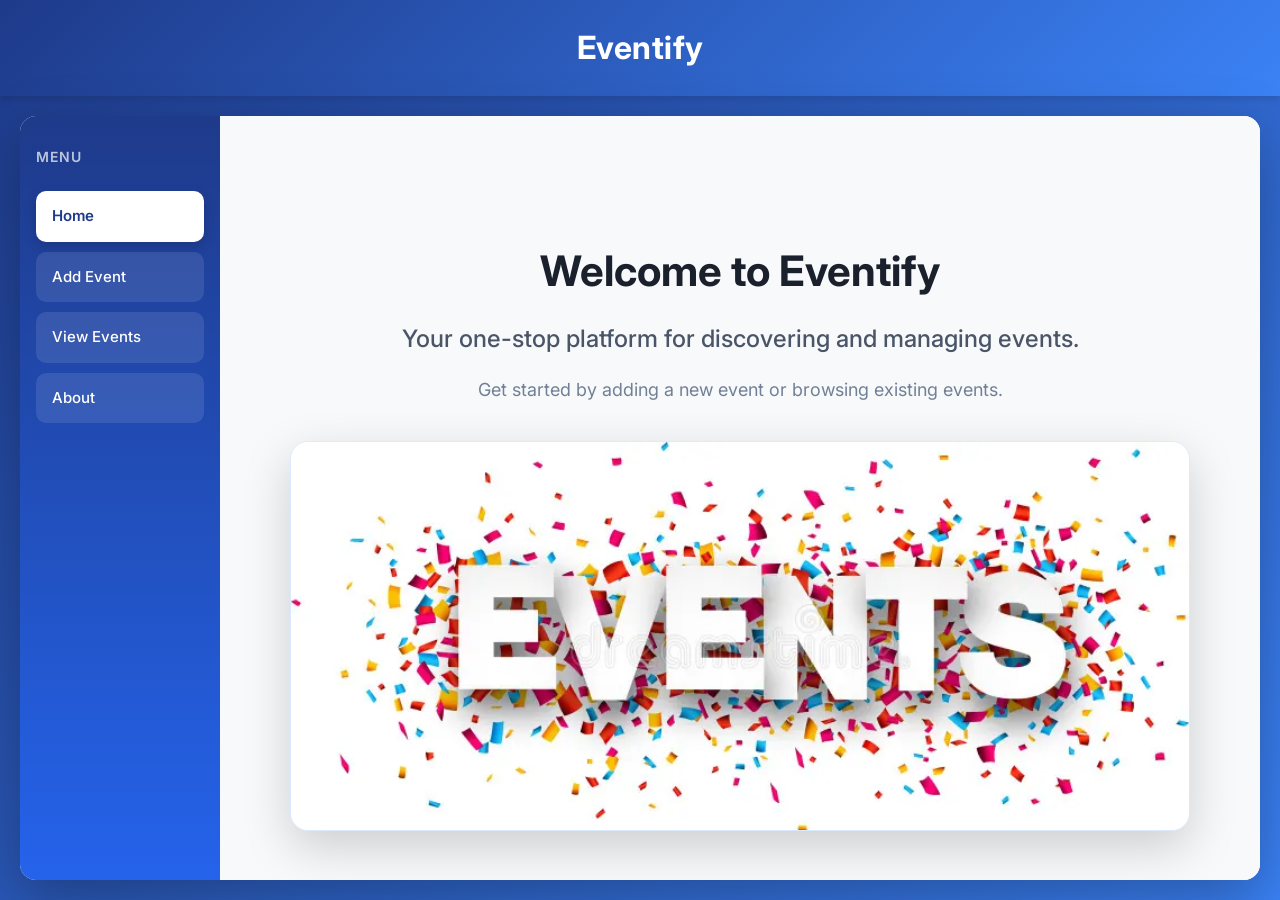
<file: index.html>
<!DOCTYPE html>
<html lang="en">
<head>
    <meta charset="UTF-8">
    <meta name="viewport" content="width=device-width, initial-scale=1.0">
    <title>Eventify - Home</title>
    <!-- Bootstrap is used for quick UI utilities like spacing and typography. -->
    <link href="https://cdn.jsdelivr.net/npm/bootstrap@5.3.3/dist/css/bootstrap.min.css" rel="stylesheet" integrity="sha384-QWTKZyjpPEjISv5WaRU9OFeRpok6YctnYmDr5pNlyT2bRjXh0JMhjY6hW+ALEwIH" crossorigin="anonymous">
    <!-- Google Font used across all pages for a consistent look. -->
    <link rel="preconnect" href="https://fonts.googleapis.com">
    <link rel="preconnect" href="https://fonts.gstatic.com" crossorigin>
    <link href="https://fonts.googleapis.com/css2?family=Inter:wght@400;500;600;700&display=swap" rel="stylesheet">
    <link rel="stylesheet" href="styles.css">
</head>
<body>
    <!-- Header -->
    <div class="header">
        Eventify
    </div>

    <!-- Main Container -->
    <div class="main-container">
        <!-- Sidebar Navigation -->
        <div class="sidebar">
            <div class="menu-icon">Menu</div>
            <a href="index.html" class="nav-button active">Home</a>
            <a href="add-event.html" class="nav-button">Add Event</a>
            <a href="view-events.html" class="nav-button">View Events</a>
            <a href="about.html" class="nav-button">About</a>
        </div>

        <!-- Content Area -->
        <div class="content">
            <!-- Simple home hero to introduce the app before users navigate. -->
            <div class="hero-section">
                <h1 class="display-5 fw-bold">Welcome to Eventify</h1>
                <p class="hero-subtitle">
                    Your one-stop platform for discovering and managing events.
                </p>
                <p class="hero-description">
                    Get started by adding a new event or browsing existing events.
                </p>
                <div class="hero-image-card shadow-lg">
                    <a href="view-events.html" aria-label="Go to view events page">
                        <img src="images/events.webp" alt="Events banner image" class="hero-image">
                    </a>
                </div>
            </div>
        </div>
    </div>
</body>
</html>
</file>
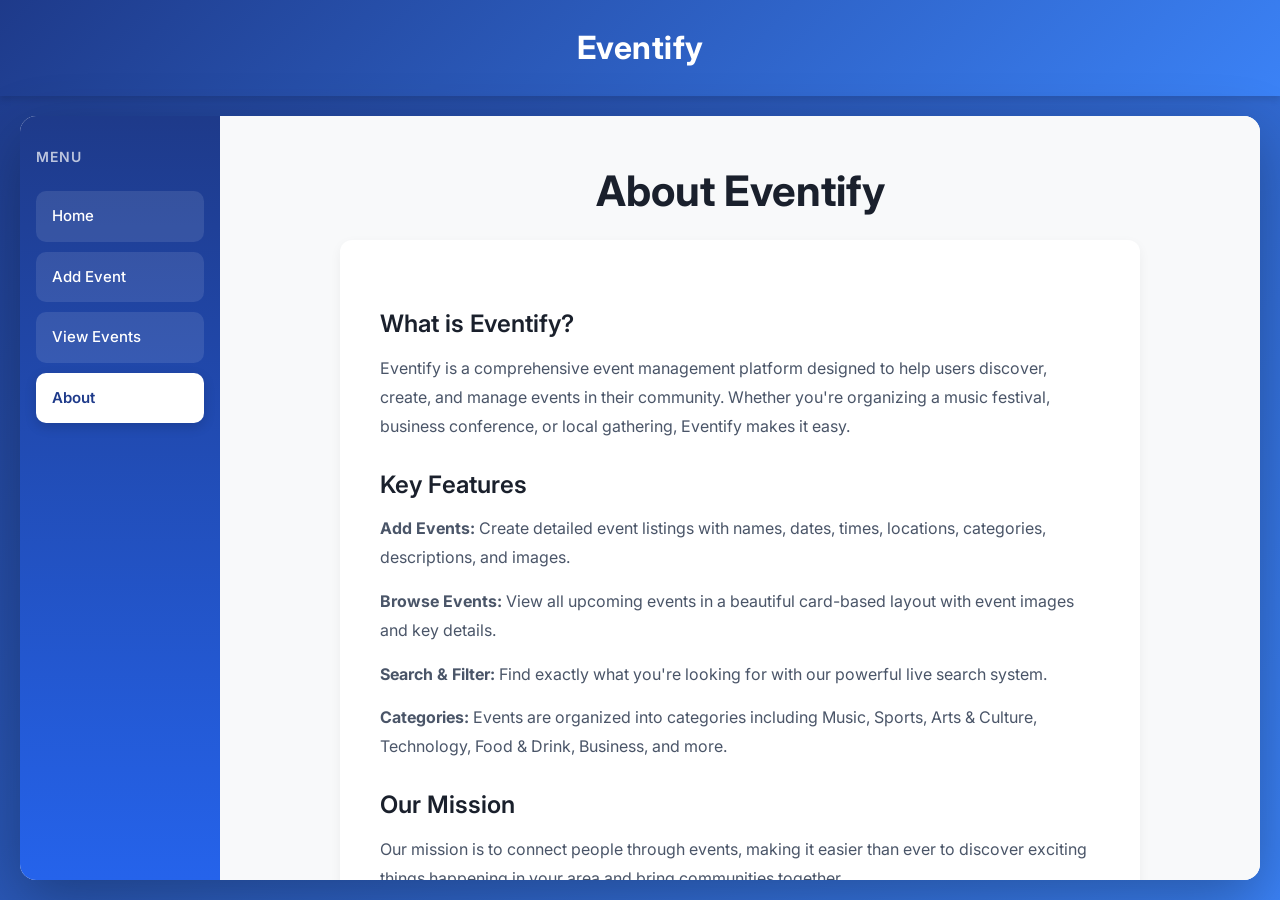
<file: about.html>
<!DOCTYPE html>
<html lang="en">
<head>
    <meta charset="UTF-8">
    <meta name="viewport" content="width=device-width, initial-scale=1.0">
    <title>Eventify - About</title>
    <!-- Bootstrap is included for consistent typography/spacing utilities. -->
    <link href="https://cdn.jsdelivr.net/npm/bootstrap@5.3.3/dist/css/bootstrap.min.css" rel="stylesheet" integrity="sha384-QWTKZyjpPEjISv5WaRU9OFeRpok6YctnYmDr5pNlyT2bRjXh0JMhjY6hW+ALEwIH" crossorigin="anonymous">
    <link rel="preconnect" href="https://fonts.googleapis.com">
    <link rel="preconnect" href="https://fonts.gstatic.com" crossorigin>
    <link href="https://fonts.googleapis.com/css2?family=Inter:wght@400;500;600;700&display=swap" rel="stylesheet">
    <link rel="stylesheet" href="styles.css">
</head>
<body>
    <!-- Header -->
    <div class="header">
        Eventify
    </div>

    <!-- Main Container -->
    <div class="main-container">
        <!-- Sidebar Navigation -->
        <div class="sidebar">
            <div class="menu-icon">Menu</div>
            <a href="index.html" class="nav-button">Home</a>
            <a href="add-event.html" class="nav-button">Add Event</a>
            <a href="view-events.html" class="nav-button">View Events</a>
            <a href="about.html" class="nav-button active">About</a>
        </div>

        <!-- Content Area -->
        <div class="content">
            <h1 class="mb-4">About Eventify</h1>
            <!-- Static project description section for assignment context. -->
            <div class="about-content">
                <h2 class="h4">What is Eventify?</h2>
                <p>
                    Eventify is a comprehensive event management platform designed to help users discover, 
                    create, and manage events in their community. Whether you're organizing a music festival, 
                    business conference, or local gathering, Eventify makes it easy.
                </p>

                <h2 class="h4">Key Features</h2>
                <p>
                    <strong>Add Events:</strong> Create detailed event listings with names, dates, times, 
                    locations, categories, descriptions, and images.
                </p>
                <p>
                    <strong>Browse Events:</strong> View all upcoming events in a beautiful card-based layout 
                    with event images and key details.
                </p>
                <p>
                    <strong>Search & Filter:</strong> Find exactly what you're looking for with our powerful 
                    live search system.
                </p>
                <p>
                    <strong>Categories:</strong> Events are organized into categories including Music, Sports, 
                    Arts & Culture, Technology, Food & Drink, Business, and more.
                </p>

                <h2 class="h4">Our Mission</h2>
                <p>
                    Our mission is to connect people through events, making it easier than ever to discover 
                    exciting things happening in your area and bring communities together.
                </p>

                <h2 class="h4">Contact</h2>
                <p>
                    For questions or support, please contact us at: <strong>info@eventify.com</strong>
                </p>
            </div>
        </div>
    </div>
</body>
</html>
</file>
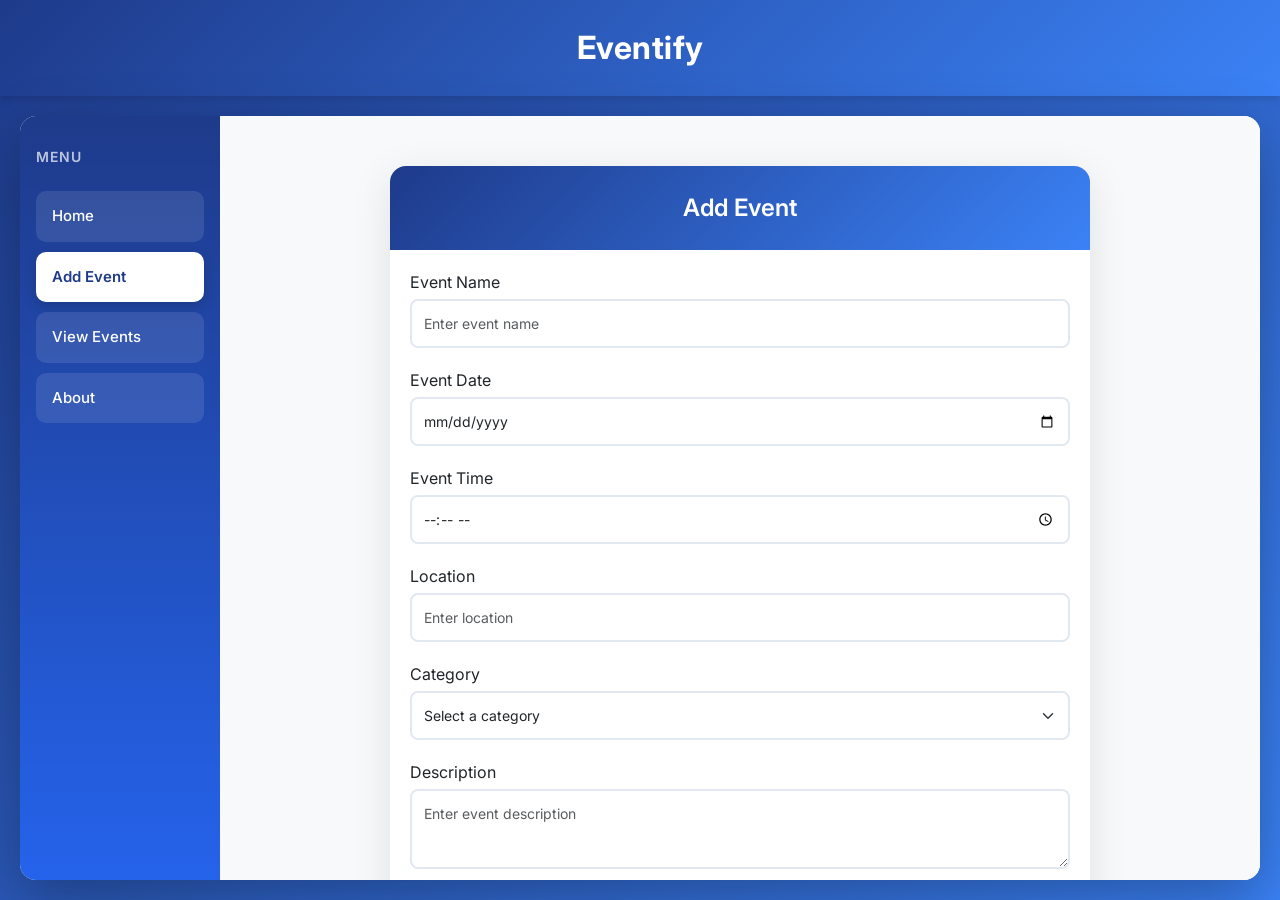
<file: add-event.html>
<!DOCTYPE html>
<html lang="en">
<head>
    <meta charset="UTF-8">
    <meta name="viewport" content="width=device-width, initial-scale=1.0">
    <title>Eventify - Add Event</title>
    <!-- Bootstrap helps style form controls and buttons quickly. -->
    <link href="https://cdn.jsdelivr.net/npm/bootstrap@5.3.3/dist/css/bootstrap.min.css" rel="stylesheet" integrity="sha384-QWTKZyjpPEjISv5WaRU9OFeRpok6YctnYmDr5pNlyT2bRjXh0JMhjY6hW+ALEwIH" crossorigin="anonymous">
    <link rel="preconnect" href="https://fonts.googleapis.com">
    <link rel="preconnect" href="https://fonts.gstatic.com" crossorigin>
    <link href="https://fonts.googleapis.com/css2?family=Inter:wght@400;500;600;700&display=swap" rel="stylesheet">
    <link rel="stylesheet" href="styles.css">
</head>
<body>
    <!-- Header -->
    <div class="header">
        Eventify
    </div>

    <!-- Main Container -->
    <div class="main-container">
        <!-- Sidebar Navigation -->
        <div class="sidebar">
            <div class="menu-icon">Menu</div>
            <a href="index.html" class="nav-button">Home</a>
            <a href="add-event.html" class="nav-button active">Add Event</a>
            <a href="view-events.html" class="nav-button">View Events</a>
            <a href="about.html" class="nav-button">About</a>
        </div>

        <!-- Content Area -->
        <div class="content">
            <div class="form-container">
                <!-- JS updates this title to "Edit Event" when ?edit=id is present. -->
                <div class="form-header" id="form-title">
                    Add Event
                </div>

                <!-- Main event form used for both create and edit flows. -->
                <form id="event-form">
                    <div class="form-content">
                        <div class="form-group">
                            <label for="event-name">Event Name</label>
                            <input class="form-control" type="text" id="event-name" placeholder="Enter event name" required>
                        </div>

                        <div class="form-group">
                            <label for="event-date">Event Date</label>
                            <input class="form-control" type="date" id="event-date" required>
                        </div>

                        <div class="form-group">
                            <label for="event-time">Event Time</label>
                            <input class="form-control" type="time" id="event-time" required>
                        </div>

                        <div class="form-group">
                            <label for="location">Location</label>
                            <input class="form-control" type="text" id="location" placeholder="Enter location" required>
                        </div>

                        <div class="form-group">
                            <label for="category">Category</label>
                            <select class="form-select" id="category" required>
                                <option value="">Select a category</option>
                                <option>Music</option>
                                <option>Sports</option>
                                <option>Arts & Culture</option>
                                <option>Technology</option>
                                <option>Food & Drink</option>
                                <option>Business</option>
                                <option>Other</option>
                            </select>
                        </div>

                        <div class="form-group">
                            <label for="description">Description</label>
                            <textarea class="form-control" id="description" placeholder="Enter event description" required></textarea>
                        </div>

                        <div class="form-group">
                            <label>Attach an Image</label>
                            <!-- Hidden native input is triggered by the custom browse button. -->
                            <input type="file" id="event-image" accept="image/*" class="hidden-input">
                            <button class="browse-button btn btn-primary" id="browse-image" type="button">Browse Files</button>
                            <!-- JS writes selected file name + preview here. -->
                            <p class="file-name" id="selected-file-name">No image selected</p>
                            <img id="image-preview" class="image-preview hidden-input" alt="Selected event image preview">
                        </div>
                    </div>

                    <div class="form-buttons">
                        <button class="btn btn-primary" type="submit" id="save-button">Add Event</button>
                        <button class="btn btn-outline-secondary" type="reset" id="clear-button">Clear</button>
                    </div>
                </form>
                <!-- Shared status text for success/error messages from API calls. -->
                <p class="form-message" id="form-message" aria-live="polite"></p>
            </div>
        </div>
    </div>
    <!-- Handles create/update requests to the REST API. -->
    <script src="add-event.js"></script>
</body>
</html>
</file>
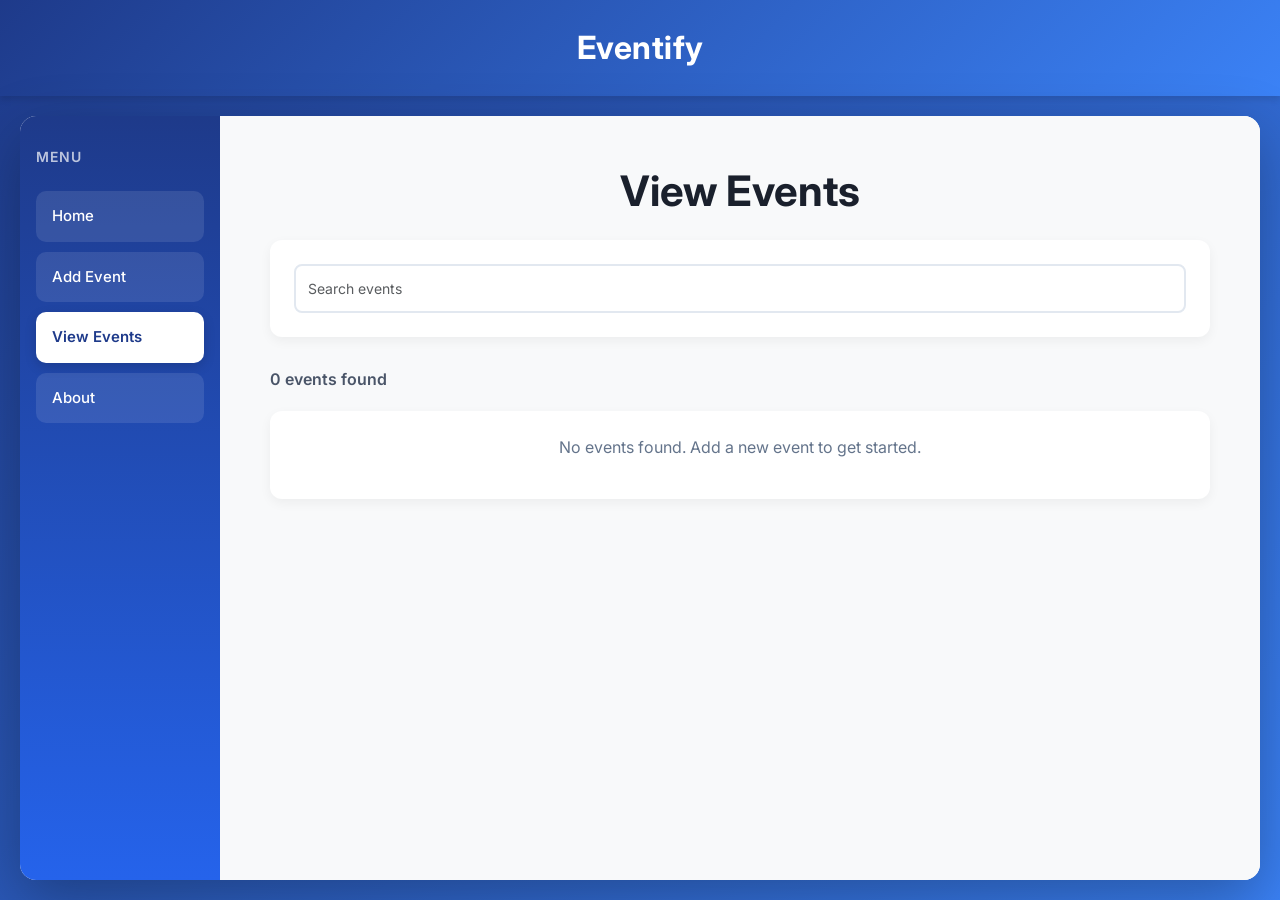
<file: view-events.html>
<!DOCTYPE html>
<html lang="en">
<head>
    <meta charset="UTF-8">
    <meta name="viewport" content="width=device-width, initial-scale=1.0">
    <title>Eventify - View Events</title>
    <!-- Bootstrap utility classes are used for spacing and form styling. -->
    <link href="https://cdn.jsdelivr.net/npm/bootstrap@5.3.3/dist/css/bootstrap.min.css" rel="stylesheet" integrity="sha384-QWTKZyjpPEjISv5WaRU9OFeRpok6YctnYmDr5pNlyT2bRjXh0JMhjY6hW+ALEwIH" crossorigin="anonymous">
    <link rel="preconnect" href="https://fonts.googleapis.com">
    <link rel="preconnect" href="https://fonts.gstatic.com" crossorigin>
    <link href="https://fonts.googleapis.com/css2?family=Inter:wght@400;500;600;700&display=swap" rel="stylesheet">
    <link rel="stylesheet" href="styles.css">
</head>
<body>
    <!-- Header -->
    <div class="header">
        Eventify
    </div>

    <!-- Main Container -->
    <div class="main-container">
        <!-- Sidebar Navigation -->
        <div class="sidebar">
            <div class="menu-icon">Menu</div>
            <a href="index.html" class="nav-button">Home</a>
            <a href="add-event.html" class="nav-button">Add Event</a>
            <a href="view-events.html" class="nav-button active">View Events</a>
            <a href="about.html" class="nav-button">About</a>
        </div>

        <!-- Content Area -->
        <div class="content">
            <h1 class="mb-4">View Events</h1>

            <!-- Filter Section -->
            <div class="filter-section">
                <div class="filter-row">
                    <!-- Live search input listened to by view-events.js. -->
                    <input class="form-control" type="text" id="search-input" placeholder="Search events">
                </div>
            </div>

            <!-- Events Grid -->
            <!-- JS writes the current count after fetching/filtering events. -->
            <p class="results-count" id="results-count"></p>
            <!-- Cards are rendered dynamically from API data. -->
            <div class="events-grid" id="events-grid"></div>
            <!-- Empty/error state is toggled by JS when needed. -->
            <div class="empty-state hidden-input" id="empty-state">
                <p>No events found. Add a new event to get started.</p>
            </div>
        </div>
    </div>
    <!-- Fetches events and renders cards with edit/delete actions. -->
    <script src="view-events.js"></script>
</body>
</html>
</file>
<file: styles.css>
* {
    margin: 0;
    padding: 0;
    box-sizing: border-box;
}

body {
    font-family: 'Inter', -apple-system, BlinkMacSystemFont, 'Segoe UI', Roboto, Oxygen, Ubuntu, Cantarell, sans-serif;
    height: 100vh;
    display: flex;
    flex-direction: column;
    /* Blue gradient background keeps the site visually consistent. */
    background: linear-gradient(135deg, #1e3a8a 0%, #3b82f6 100%);
}

/* Header */
.header {
    background: linear-gradient(135deg, #1e3a8a 0%, #3b82f6 100%);
    color: white;
    text-align: center;
    padding: 24px;
    font-size: 32px;
    font-weight: 700;
    letter-spacing: 0.5px;
    box-shadow: 0 4px 6px rgba(0, 0, 0, 0.1);
}

/* Main Layout */
.main-container {
    display: flex;
    flex: 1;
    margin: 20px;
    border-radius: 16px;
    overflow: hidden;
    box-shadow: 0 20px 60px rgba(0, 0, 0, 0.3);
    background: white;
}

/* Sidebar Navigation */
.sidebar {
    width: 200px;
    background: linear-gradient(180deg, #1e3a8a 0%, #2563eb 100%);
    padding: 30px 16px;
    display: flex;
    flex-direction: column;
}

.menu-icon {
    font-size: 14px;
    font-weight: 600;
    text-transform: uppercase;
    letter-spacing: 1px;
    margin-bottom: 24px;
    padding: 0;
    color: rgba(255, 255, 255, 0.7);
}

.nav-button {
    display: block;
    width: 100%;
    padding: 14px 16px;
    margin-bottom: 10px;
    background-color: rgba(255, 255, 255, 0.1);
    border: none;
    border-radius: 10px;
    cursor: pointer;
    text-align: left;
    text-decoration: none;
    color: white;
    font-size: 15px;
    font-weight: 500;
    transition: all 0.3s ease;
}

.nav-button:hover {
    background-color: rgba(255, 255, 255, 0.2);
    transform: translateX(4px);
}

.nav-button.active {
    background-color: white;
    color: #1e3a8a;
    font-weight: 600;
    box-shadow: 0 4px 12px rgba(0, 0, 0, 0.15);
}

/* Content Area */
.content {
    flex: 1;
    padding: 50px;
    /* Light panel makes the page content stand out against the blue background. */
    background-color: #f8f9fa;
    overflow-y: auto;
}

.content h1 {
    text-align: center;
    margin-bottom: 20px;
    font-size: 42px;
    font-weight: 700;
    color: #1a202c;
    line-height: 1.2;
}

/* Hero Section */
.hero-section {
    max-width: 900px;
    margin: 80px auto;
    text-align: center;
}

.hero-subtitle {
    font-size: 24px;
    color: #4a5568;
    margin: 24px auto 16px;
    font-weight: 500;
    line-height: 1.6;
}

.hero-description {
    font-size: 18px;
    color: #718096;
    margin-top: 16px;
    line-height: 1.7;
}

.hero-image-card {
    max-width: 980px;
    margin: 36px auto 0;
    border-radius: 18px;
    overflow: hidden;
    box-shadow: 0 16px 40px rgba(15, 23, 42, 0.22);
    border: 1px solid #dbeafe;
    background: #ffffff;
}

.hero-image {
    width: 100%;
    height: auto;
    display: block;
}

/* Add Event Form */
.form-container {
    max-width: 700px;
    margin: 0 auto;
    background: white;
    border-radius: 16px;
    box-shadow: 0 10px 40px rgba(0, 0, 0, 0.1);
    overflow: hidden;
}

.form-header {
    background: linear-gradient(135deg, #1e3a8a 0%, #3b82f6 100%);
    color: white;
    padding: 24px;
    text-align: center;
    font-size: 24px;
    font-weight: 600;
}

.form-content {
    display: flex;
    flex-direction: column;
    padding: 20px;
}

.form-group {
    margin-bottom: 20px;
}

.form-group label {
    display: block;
    margin-bottom: 5px;
    font-weight: normal;
}

.form-group input,
.form-group select,
.form-group textarea {
    width: 100%;
    padding: 12px;
    border: 2px solid #e2e8f0;
    border-radius: 8px;
    font-size: 14px;
    font-family: inherit;
    transition: all 0.3s ease;
}

.form-group input:focus,
.form-group select:focus,
.form-group textarea:focus {
    outline: none;
    border-color: #3b82f6;
    box-shadow: 0 0 0 3px rgba(59, 130, 246, 0.1);
}

.form-group textarea {
    height: 80px;
    resize: vertical;
}

.hidden-input {
    /* Used to hide native controls and empty preview states. */
    display: none;
}

.file-name {
    margin-top: 10px;
    color: #4a5568;
    font-size: 14px;
}

.image-preview {
    margin-top: 12px;
    width: 100%;
    max-height: 220px;
    object-fit: cover;
    border-radius: 10px;
    border: 1px solid #e2e8f0;
}

.browse-button {
    padding: 10px 24px;
    background-color: #3b82f6;
    color: white;
    border: none;
    border-radius: 8px;
    cursor: pointer;
    margin-top: 10px;
    font-weight: 500;
    transition: all 0.3s ease;
}

.browse-button:hover {
    background-color: #2563eb;
    transform: translateY(-2px);
    box-shadow: 0 4px 12px rgba(59, 130, 246, 0.3);
}

.form-buttons {
    padding: 20px;
    text-align: center;
}

.form-buttons button {
    padding: 14px 40px;
    margin: 0 10px;
    font-size: 16px;
    font-weight: 500;
    cursor: pointer;
    border: none;
    border-radius: 10px;
    background: linear-gradient(135deg, #1e3a8a 0%, #3b82f6 100%);
    color: white;
    transition: all 0.3s ease;
}

.form-buttons button:hover {
    transform: translateY(-2px);
    box-shadow: 0 6px 20px rgba(59, 130, 246, 0.4);
}

.form-buttons button[type="reset"] {
    background: #e2e8f0;
    color: #4a5568;
}

.form-buttons button[type="reset"]:hover {
    background: #cbd5e0;
    box-shadow: 0 4px 12px rgba(0, 0, 0, 0.1);
}

.form-message {
    min-height: 24px;
    padding: 0 20px 20px;
    font-weight: 500;
}

.form-message.success {
    color: #047857;
}

.form-message.error {
    color: #b91c1c;
}

/* Filter Section */
.filter-section {
    max-width: 1200px;
    margin: 0 auto 30px;
    padding: 24px;
    background-color: white;
    border-radius: 12px;
    box-shadow: 0 4px 12px rgba(0, 0, 0, 0.05);
}

.filter-row {
    display: flex;
    gap: 15px;
    align-items: center;
    flex-wrap: wrap;
}

.filter-row input {
    padding: 12px;
    border: 2px solid #e2e8f0;
    border-radius: 8px;
    font-size: 14px;
    flex: 1;
    min-width: 200px;
    font-family: inherit;
    transition: all 0.3s ease;
}

.filter-row input:focus {
    outline: none;
    border-color: #3b82f6;
    box-shadow: 0 0 0 3px rgba(59, 130, 246, 0.1);
}

.results-count {
    max-width: 1200px;
    margin: 0 auto 20px;
    color: #4a5568;
    font-weight: 600;
}

/* Event Cards Grid */
.events-grid {
    display: grid;
    grid-template-columns: repeat(3, 1fr);
    gap: 30px;
    max-width: 1200px;
    margin: 0 auto;
}

.event-card {
    background-color: white;
    border-radius: 12px;
    overflow: hidden;
    box-shadow: 0 4px 12px rgba(0, 0, 0, 0.08);
    transition: all 0.3s ease;
}

.event-card:hover {
    transform: translateY(-8px);
    box-shadow: 0 12px 28px rgba(0, 0, 0, 0.15);
}

.event-image {
    width: 100%;
    height: 200px;
    background-color: #ccc;
    display: flex;
    align-items: center;
    justify-content: center;
    color: #666;
    font-size: 14px;
    border-bottom: 1px solid #ddd;
}

.event-image img {
    width: 100%;
    height: 100%;
    object-fit: cover;
}

.event-details {
    padding: 15px;
}

.event-name {
    font-size: 18px;
    font-weight: bold;
    margin-bottom: 10px;
    color: #333;
}

.event-info {
    font-size: 14px;
    color: #666;
    margin-bottom: 8px;
}

.event-category {
    display: inline-block;
    padding: 6px 16px;
    background: linear-gradient(135deg, #1e3a8a 0%, #3b82f6 100%);
    color: white;
    font-size: 12px;
    font-weight: 500;
    border-radius: 20px;
    margin-top: 10px;
    margin-bottom: 10px;
}

.event-button {
    width: 100%;
    padding: 12px;
    background: linear-gradient(135deg, #1e3a8a 0%, #3b82f6 100%);
    color: white;
    border: none;
    cursor: pointer;
    font-size: 14px;
    font-weight: 500;
    transition: all 0.3s ease;
}

.event-button:hover {
    background: linear-gradient(135deg, #1e40af 0%, #2563eb 100%);
    box-shadow: 0 4px 12px rgba(59, 130, 246, 0.3);
}

.event-description {
    font-size: 14px;
    color: #475569;
    margin-bottom: 12px;
    line-height: 1.5;
}

.event-actions {
    display: flex;
    gap: 10px;
    margin-top: 8px;
}

.secondary-button {
    background: #e2e8f0;
    color: #334155;
}

.secondary-button:hover {
    background: #cbd5e1;
    box-shadow: 0 4px 10px rgba(15, 23, 42, 0.12);
}

.danger-button {
    background: linear-gradient(135deg, #991b1b 0%, #dc2626 100%);
}

.danger-button:hover {
    background: linear-gradient(135deg, #7f1d1d 0%, #b91c1c 100%);
    box-shadow: 0 4px 10px rgba(185, 28, 28, 0.25);
}

.empty-state {
    max-width: 1200px;
    margin: 0 auto;
    background: white;
    border-radius: 12px;
    padding: 24px;
    text-align: center;
    color: #64748b;
    box-shadow: 0 4px 12px rgba(0, 0, 0, 0.05);
}

/* About Page */
.about-content {
    max-width: 800px;
    margin: 0 auto;
    line-height: 1.8;
    background: white;
    padding: 40px;
    border-radius: 12px;
    box-shadow: 0 4px 12px rgba(0, 0, 0, 0.05);
}

.about-content h2 {
    margin-top: 30px;
    margin-bottom: 15px;
    color: #1a202c;
    font-weight: 600;
}

.about-content p {
    margin-bottom: 15px;
    color: #4a5568;
    font-size: 16px;
}

/* Responsive Design */
@media (max-width: 1024px) {
    /* Two-column cards on medium screens keep the layout balanced. */
    .events-grid {
        grid-template-columns: repeat(2, 1fr);
    }
    
    .content {
        padding: 30px;
    }
}

@media (max-width: 768px) {
    /* Switch to one column and stack the sidebar on small screens. */
    .events-grid {
        grid-template-columns: 1fr;
    }
    
    .main-container {
        margin: 10px;
        flex-direction: column;
    }
    
    .sidebar {
        width: 100%;
        padding: 20px;
        display: flex;
        flex-direction: row;
        flex-wrap: wrap;
        gap: 10px;
    }
    
    .menu-icon {
        width: 100%;
        margin-bottom: 10px;
    }
    
    .nav-button {
        flex: 1;
        min-width: 120px;
    }
    
    .content {
        padding: 20px;
    }
    
    .content h1 {
        font-size: 32px;
    }
    
    .hero-section {
        margin: 40px auto;
    }
    
    .hero-subtitle {
        font-size: 20px;
    }

    .hero-image-card {
        margin-top: 26px;
        border-radius: 14px;
    }
}
</file>
